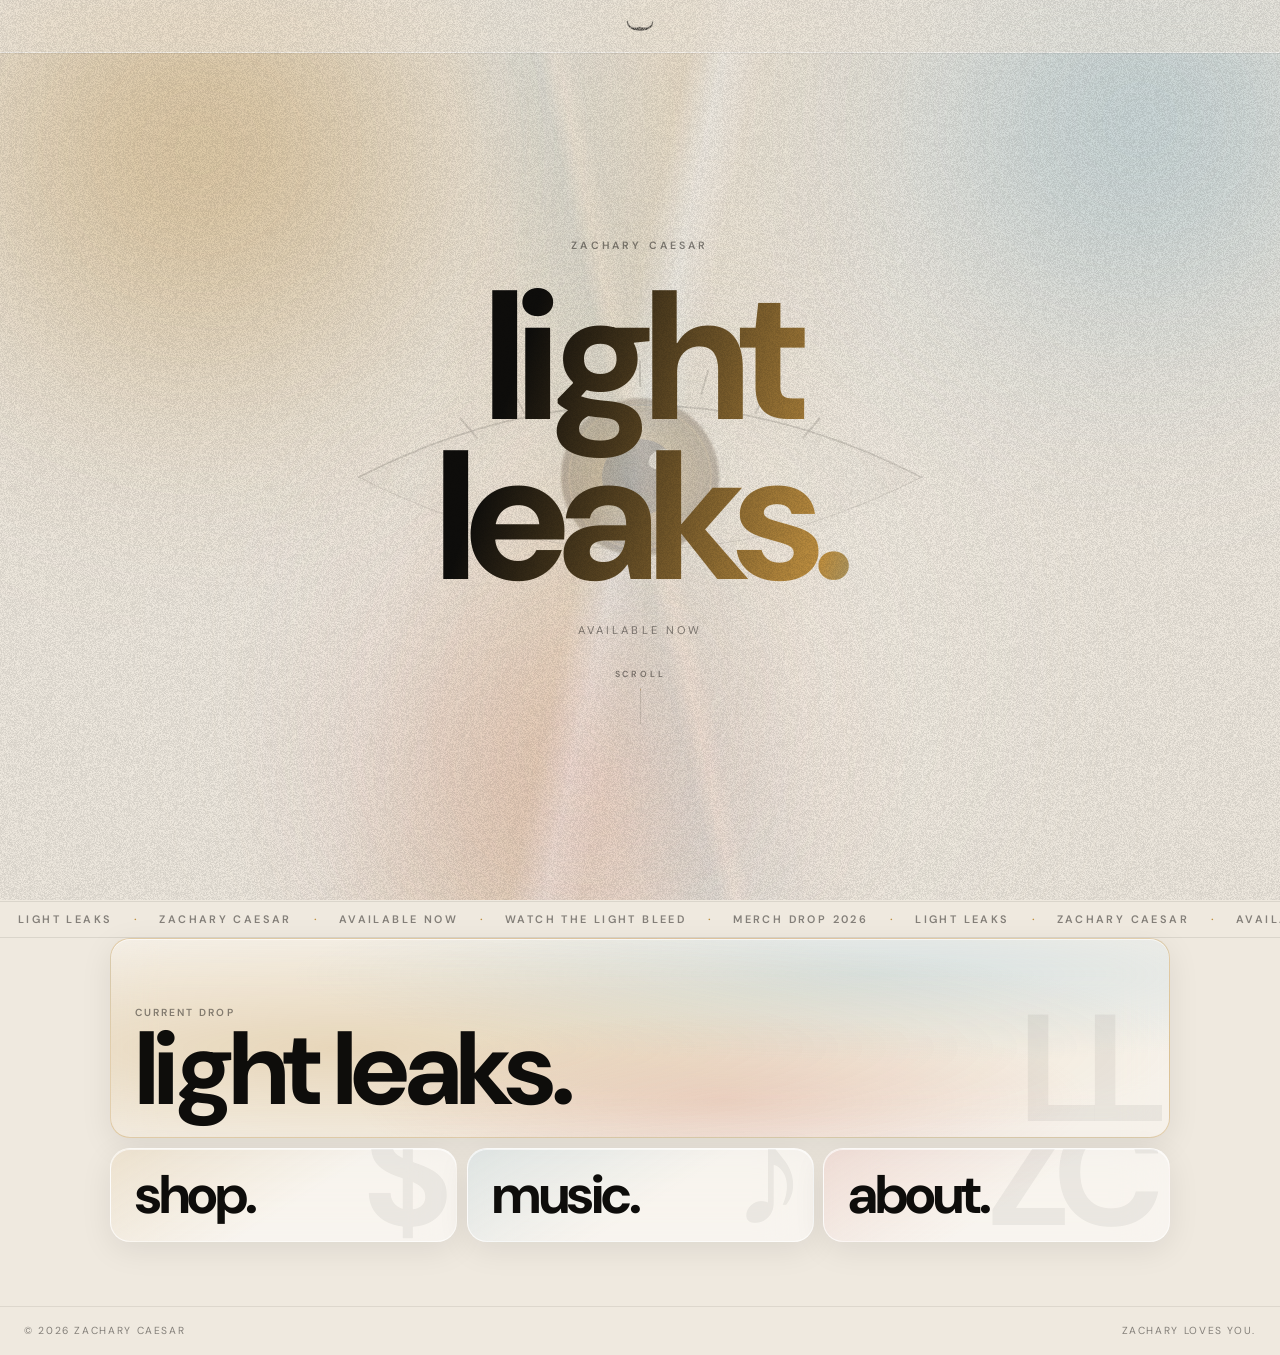
<file: index.html>
<!DOCTYPE html>
<html lang="en">
<head>
  <meta charset="UTF-8" />
  <meta name="viewport" content="width=device-width, initial-scale=1.0" />
  <title>Zachary Caesar</title>
  <meta name="description" content="Zachary Caesar — music artist. Light Leaks available now." />
  <link rel="stylesheet" href="assets/css/main.css" />
  <link rel="stylesheet" href="assets/css/animations.css" />
</head>
<body>

  <!-- ── Animated background orbs ── -->
  <div class="bg-ambient" aria-hidden="true">
    <div class="orb orb-gold"></div>
    <div class="orb orb-blue"></div>
    <div class="orb orb-red"></div>
    <div class="orb orb-pale"></div>
  </div>

  <!-- ── Light ray sweeps ── -->
  <div class="bg-ray" aria-hidden="true">
    <div class="ray"></div>
    <div class="ray ray-2"></div>
  </div>

  <!-- ── Nav: logo only on homepage ── -->
  <header class="topbar topbar--home">
    <a class="brand" href="index.html" aria-label="Zachary Caesar home">
      <img src="assets/img/logo-black.png" alt="Zachary Caesar"
           onerror="this.style.display='none';this.nextElementSibling.style.display='block'" />
      <span class="brand-fallback" style="display:none">ZC</span>
    </a>
  </header>

  <!-- ── Hero ── -->
  <section class="hero">

    <!-- Animated interactive eye — sits behind all text -->
    <div id="zc-eye-container" aria-hidden="true">
      <svg class="zc-eye-svg" viewBox="0 0 500 250" xmlns="http://www.w3.org/2000/svg">
        <defs>
          <radialGradient id="zc-iris-grad" cx="50%" cy="48%" r="50%">
            <stop offset="0%"   stop-color="#E8C270" stop-opacity="1" />
            <stop offset="22%"  stop-color="#C09040" stop-opacity="1" />
            <stop offset="55%"  stop-color="#7A5820" stop-opacity="1" />
            <stop offset="100%" stop-color="#2E1A06" stop-opacity="1" />
          </radialGradient>
          <radialGradient id="zc-pupil-grad" cx="50%" cy="44%" r="50%">
            <stop offset="0%"   stop-color="#0A0806" stop-opacity="1" />
            <stop offset="100%" stop-color="#1A1209" stop-opacity="1" />
          </radialGradient>
          <radialGradient id="zc-sclera-grad" cx="50%" cy="50%" r="50%">
            <stop offset="0%"   stop-color="#F8F2E8" stop-opacity="0.90" />
            <stop offset="60%"  stop-color="#EFE9DF" stop-opacity="0.80" />
            <stop offset="100%" stop-color="#D8CFC0" stop-opacity="0.70" />
          </radialGradient>
          <clipPath id="zc-eye-clip">
            <path d="M 42,125 Q 250,18 458,125 Q 250,232 42,125 Z"/>
          </clipPath>
          <filter id="zc-blur-slight">
            <feGaussianBlur stdDeviation="0.8"/>
          </filter>
        </defs>

        <!-- Sclera (white of eye) -->
        <ellipse id="zc-sclera" cx="250" cy="125" rx="210" ry="80"
                 fill="url(#zc-sclera-grad)" clip-path="url(#zc-eye-clip)"/>

        <!-- Iris -->
        <circle id="zc-iris" cx="250" cy="125" r="58"
                fill="url(#zc-iris-grad)" filter="url(#zc-blur-slight)"/>

        <!-- Pupil (moves with cursor) -->
        <circle id="zc-pupil" cx="250" cy="125" r="28"
                fill="url(#zc-pupil-grad)"/>

        <!-- Iris inner detail ring -->
        <circle id="zc-iris-detail" cx="250" cy="125" r="52"
                fill="none" stroke="rgba(192,144,64,0.35)" stroke-width="1.5"/>

        <!-- Corneal highlight -->
        <ellipse id="zc-highlight" cx="226" cy="105" rx="10" ry="7"
                 fill="rgba(255,250,240,0.75)" transform="rotate(-20 226 105)"/>

        <!-- Eyelids — drawn on top to frame the eye -->
        <g class="zc-eyelids" clip-path="url(#zc-eye-clip)">
          <!-- Upper lid shadow -->
          <path d="M 42,125 Q 250,18 458,125"
                fill="none" stroke="rgba(14,12,8,0.6)" stroke-width="2.5"
                stroke-linecap="round"/>
          <!-- Lower lid shadow -->
          <path d="M 42,125 Q 250,232 458,125"
                fill="none" stroke="rgba(14,12,8,0.38)" stroke-width="1.5"
                stroke-linecap="round"/>
        </g>

        <!-- Eyelashes — upper -->
        <g id="zc-lashes-upper" stroke="rgba(14,12,8,0.55)" stroke-linecap="round" fill="none">
          <line x1="130" y1="96"  x2="118" y2="82"  stroke-width="1.5"/>
          <line x1="165" y1="78"  x2="157" y2="62"  stroke-width="1.4"/>
          <line x1="205" y1="64"  x2="200" y2="47"  stroke-width="1.4"/>
          <line x1="250" y1="58"  x2="250" y2="40"  stroke-width="1.5"/>
          <line x1="295" y1="64"  x2="300" y2="47"  stroke-width="1.4"/>
          <line x1="335" y1="78"  x2="343" y2="62"  stroke-width="1.4"/>
          <line x1="370" y1="96"  x2="382" y2="82"  stroke-width="1.5"/>
        </g>
      </svg>
    </div>

    <!-- Text content (z-index: 1, above the eye) -->
    <p class="hero-eyebrow" data-reveal>ZACHARY CAESAR</p>

    <h1 class="hero-title" data-reveal data-delay="1">
      <span>light</span>
      <span>leaks.</span>
    </h1>

    <p class="hero-sub" data-reveal data-delay="2">AVAILABLE NOW</p>

    <!-- Animated scroll indicator -->
    <div class="scroll-hint" aria-hidden="true">
      <span class="scroll-hint-label">scroll</span>
      <span class="scroll-hint-track">
        <span class="scroll-hint-dot"></span>
      </span>
    </div>

  </section>

  <!-- ── Marquee ── -->
  <div class="marquee" aria-hidden="true">
    <div class="marquee-inner">
      <span>LIGHT LEAKS</span><span class="dot">·</span>
      <span>ZACHARY CAESAR</span><span class="dot">·</span>
      <span>AVAILABLE NOW</span><span class="dot">·</span>
      <span>WATCH THE LIGHT BLEED</span><span class="dot">·</span>
      <span>MERCH DROP 2026</span><span class="dot">·</span>
      <span>LIGHT LEAKS</span><span class="dot">·</span>
      <span>ZACHARY CAESAR</span><span class="dot">·</span>
      <span>AVAILABLE NOW</span><span class="dot">·</span>
      <span>WATCH THE LIGHT BLEED</span><span class="dot">·</span>
      <span>MERCH DROP 2026</span><span class="dot">·</span>
    </div>
  </div>

  <!-- ── Navigation tiles ── -->
  <div class="tiles" role="navigation" aria-label="Site sections">

    <!-- Featured — Light Leaks drop -->
    <a class="tile tile--featured" href="light-leaks.html" data-tilt data-reveal>
      <div>
        <span class="tile-hint">CURRENT DROP</span>
        <p class="tile-name">light leaks.</p>
      </div>
      <div class="tile-bg-text" aria-hidden="true">LL</div>
    </a>

    <!-- Three smaller tiles -->
    <div class="tiles-row">
      <a class="tile tile--shop" href="merch.html" data-tilt data-reveal data-delay="1">
        <p class="tile-name">shop.</p>
        <div class="tile-bg-text" aria-hidden="true">$</div>
      </a>
      <a class="tile tile--music" href="music.html" data-tilt data-reveal data-delay="2">
        <p class="tile-name">music.</p>
        <div class="tile-bg-text" aria-hidden="true">♪</div>
      </a>
      <a class="tile tile--about" href="about.html" data-tilt data-reveal data-delay="3">
        <p class="tile-name">about.</p>
        <div class="tile-bg-text" aria-hidden="true">ZC</div>
      </a>
    </div>
  </div>

  <!-- ── Footer ── -->
  <footer class="footer">
    <span class="footer-text">© 2026 Zachary Caesar</span>
    <span class="footer-text">zachary loves you.</span>
  </footer>

  <script src="assets/js/main.js"></script>
  <script src="assets/js/scroll-effects.js"></script>
  <script src="assets/js/gesture.js"></script>
  <script src="assets/js/eye.js"></script>
  <script src="assets/js/noise.js"></script>
</body>
</html>
</file>
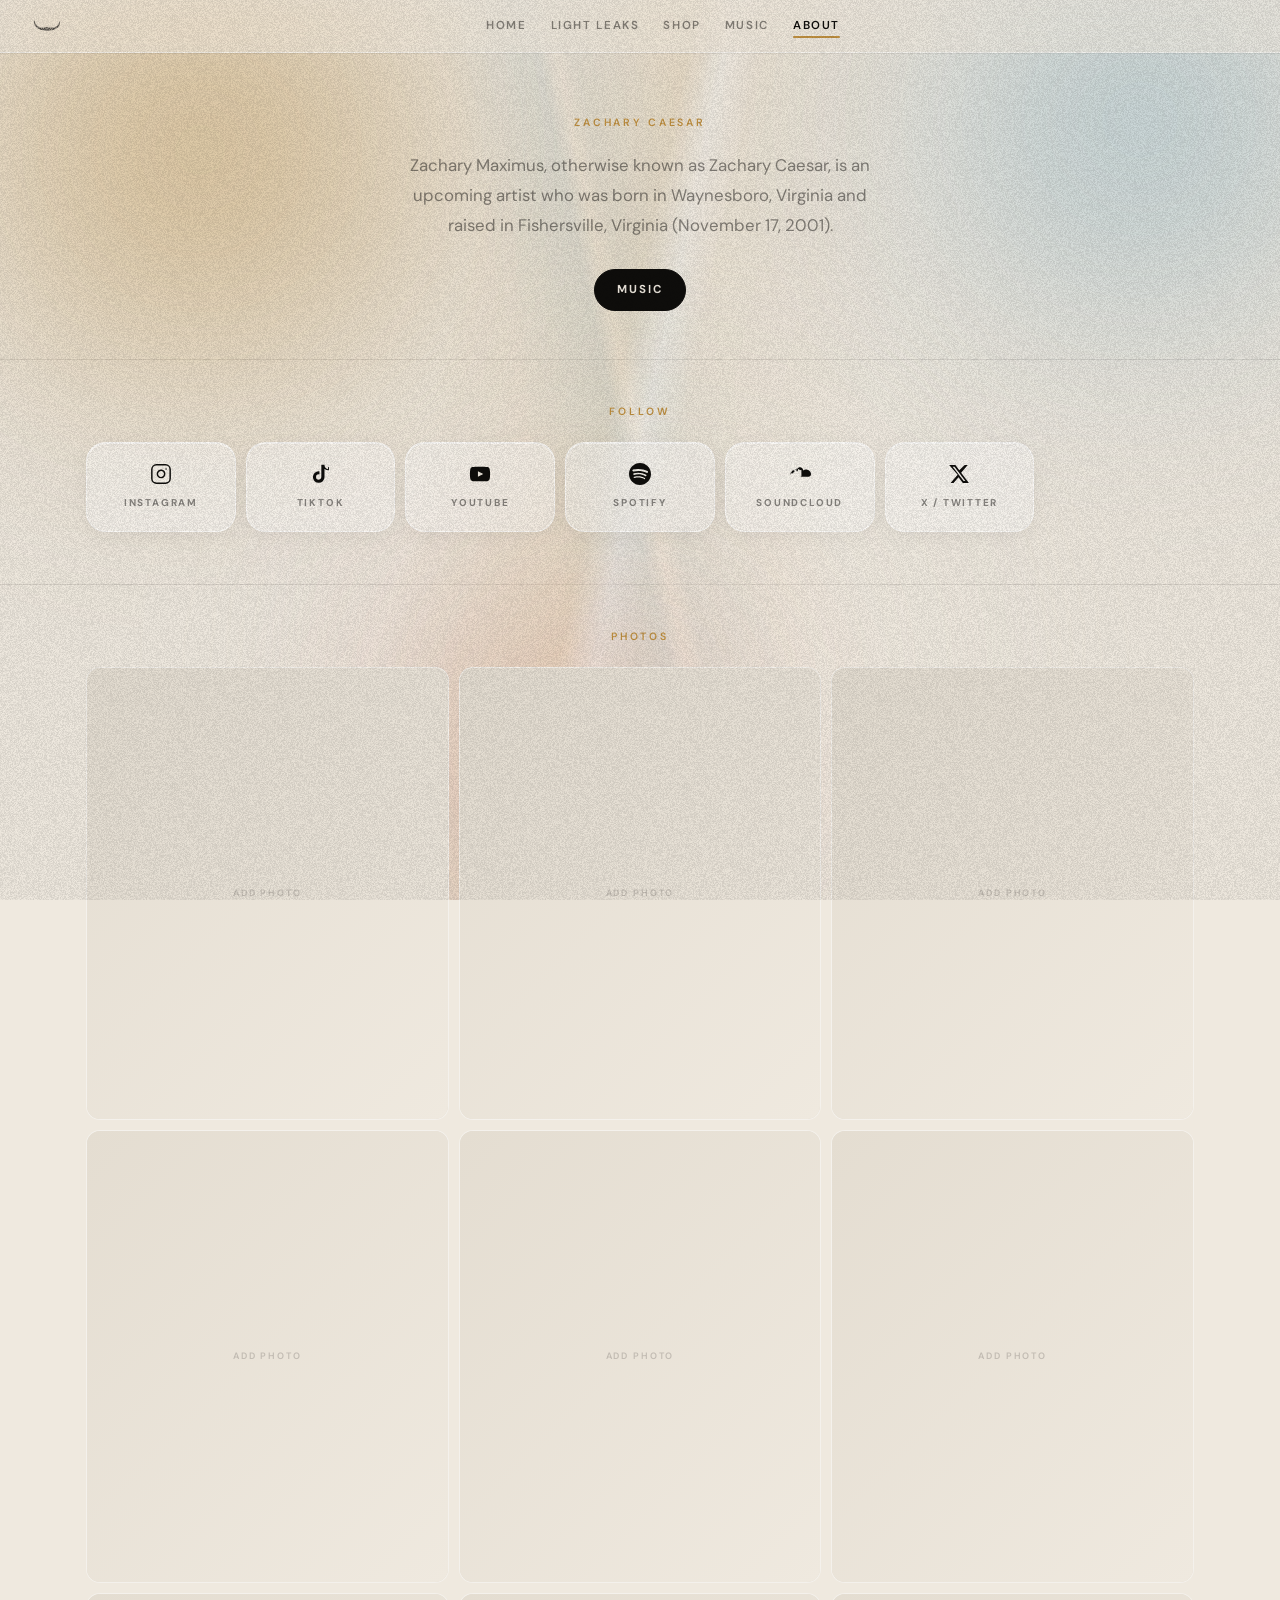
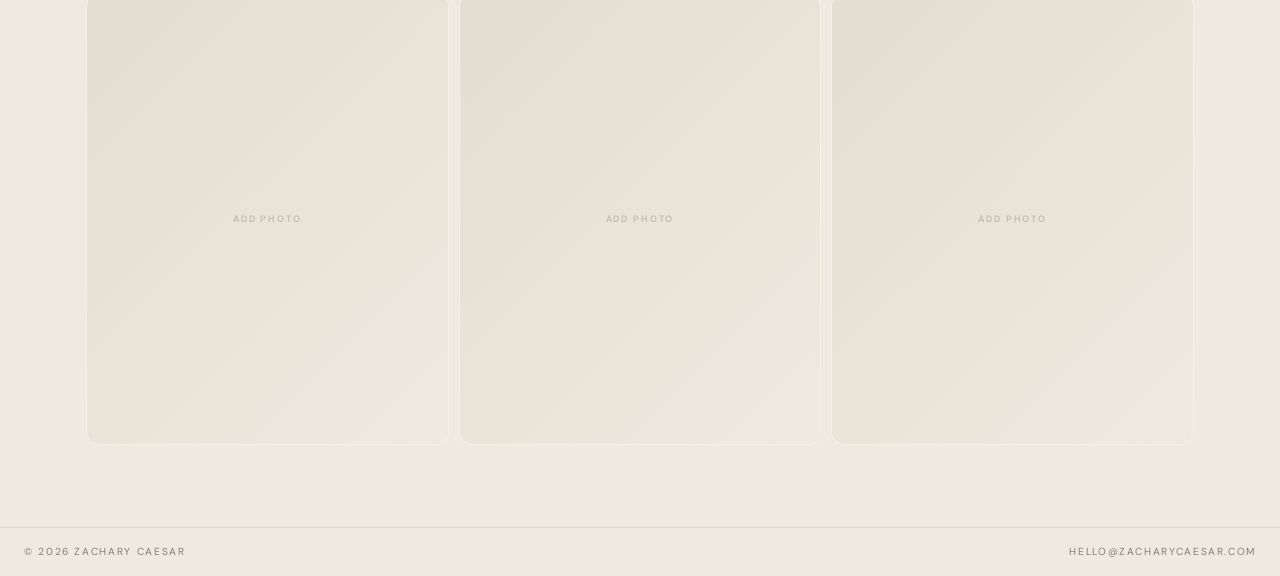
<file: about.html>
<!doctype html>
<html lang="en">
  <head>
    <meta charset="utf-8" />
    <meta name="viewport" content="width=device-width, initial-scale=1" />
    <meta name="description" content="About Zachary Caesar — music artist." />
    <title>about. — zachary caesar.</title>
    <link rel="preconnect" href="https://fonts.googleapis.com" />
    <link rel="preconnect" href="https://fonts.gstatic.com" crossorigin />
    <link rel="stylesheet" href="assets/css/main.css" />
    <link rel="stylesheet" href="assets/css/animations.css" />
  </head>
  <body>

    <div class="bg-ambient" aria-hidden="true">
      <div class="orb orb-gold"></div>
      <div class="orb orb-blue"></div>
      <div class="orb orb-red"></div>
      <div class="orb orb-pale"></div>
    </div>
    <div class="bg-ray" aria-hidden="true">
      <div class="ray"></div>
      <div class="ray ray-2"></div>
    </div>

    <header class="topbar">
      <a class="brand" href="index.html" aria-label="Home">
        <img src="assets/img/logo-black.png" alt="Zachary Caesar"
             onerror="this.style.display='none';this.nextElementSibling.style.display='block'" />
        <span class="brand-fallback" style="display:none">ZC</span>
      </a>
      <nav class="topnav" aria-label="Main navigation">
        <a href="index.html">home</a>
        <a href="light-leaks.html">light leaks</a>
        <a href="merch.html">shop</a>
        <a href="music.html">music</a>
        <a href="about.html" aria-current="page">about</a>
      </nav>
      <div class="topbar-right"></div>
    </header>

    <main>

      <!-- ── Bio ──────────────────────────────────── -->
      <div class="bio-wrap" data-reveal>
        <p class="label" style="margin-bottom:20px;">ZACHARY CAESAR</p>
        <p class="bio-text" data-word-reveal>
          Zachary Maximus, otherwise known as Zachary Caesar, is an upcoming artist who was born in Waynesboro, Virginia and raised in Fishersville, Virginia (November 17, 2001).
        </p>
        <div style="margin-top:28px;">
          <a class="btn btn-fill" href="music.html">MUSIC</a>
        </div>
      </div>

      <hr class="divider" />

      <!-- ── Socials ───────────────────────────────── -->
      <div class="socials-wrap" data-reveal>
        <span class="section-label">FOLLOW</span>

        <div class="socials-grid">

          <!-- Instagram -->
          <a class="social-link" href="https://www.instagram.com/imzacharycaesar/" target="_blank" rel="noreferrer" aria-label="Instagram">
            <svg viewBox="0 0 24 24" fill="none" stroke="currentColor" stroke-width="1.6" stroke-linecap="round" stroke-linejoin="round" aria-hidden="true">
              <rect x="2" y="2" width="20" height="20" rx="5" ry="5"/>
              <path d="M16 11.37A4 4 0 1 1 12.63 8 4 4 0 0 1 16 11.37z"/>
              <line x1="17.5" y1="6.5" x2="17.51" y2="6.5"/>
            </svg>
            <span class="social-name">INSTAGRAM</span>
          </a>

          <!-- TikTok -->
          <a class="social-link" href="https://www.tiktok.com/@zachary.caesar" target="_blank" rel="noreferrer" aria-label="TikTok">
            <svg viewBox="0 0 24 24" fill="currentColor" aria-hidden="true">
              <path d="M19.59 6.69a4.83 4.83 0 0 1-3.77-4.25V2h-3.45v13.67a2.89 2.89 0 0 1-2.88 2.5 2.89 2.89 0 0 1-2.89-2.89 2.89 2.89 0 0 1 2.89-2.89c.28 0 .54.04.79.1V9.01a6.27 6.27 0 0 0-.79-.05 6.34 6.34 0 0 0-6.34 6.34 6.34 6.34 0 0 0 6.34 6.34 6.34 6.34 0 0 0 6.33-6.34l-.01-8.83a8.26 8.26 0 0 0 4.84 1.55V4.58a4.85 4.85 0 0 1-1.06-.11z"/>
            </svg>
            <span class="social-name">TIKTOK</span>
          </a>

          <!-- YouTube -->
          <a class="social-link" href="https://www.youtube.com/@imzacharycaesar" target="_blank" rel="noreferrer" aria-label="YouTube">
            <svg viewBox="0 0 24 24" fill="currentColor" aria-hidden="true">
              <path d="M22.54 6.42a2.78 2.78 0 0 0-1.95-1.96C18.88 4 12 4 12 4s-6.88 0-8.59.46A2.78 2.78 0 0 0 1.46 6.42 29 29 0 0 0 1 12a29 29 0 0 0 .46 5.58 2.78 2.78 0 0 0 1.95 1.96C5.12 20 12 20 12 20s6.88 0 8.59-.46a2.78 2.78 0 0 0 1.95-1.96A29 29 0 0 0 23 12a29 29 0 0 0-.46-5.58z"/>
              <polygon points="9.75 15.02 15.5 12 9.75 8.98 9.75 15.02" fill="var(--bg)"/>
            </svg>
            <span class="social-name">YOUTUBE</span>
          </a>

          <!-- Spotify -->
          <!-- Replace YOUR_ARTIST_ID with your Spotify artist ID (found in your artist URL) -->
          <a class="social-link" href="https://open.spotify.com/artist/YOUR_ARTIST_ID" target="_blank" rel="noreferrer" aria-label="Spotify">
            <svg viewBox="0 0 24 24" fill="currentColor" aria-hidden="true">
              <path d="M12 0C5.4 0 0 5.4 0 12s5.4 12 12 12 12-5.4 12-12S18.66 0 12 0zm5.521 17.34c-.24.359-.66.48-1.021.24-2.82-1.74-6.36-2.101-10.561-1.141-.418.122-.779-.179-.899-.539-.12-.421.18-.78.54-.9 4.56-1.021 8.52-.6 11.64 1.32.42.18.479.659.301 1.02zm1.44-3.3c-.301.42-.841.6-1.262.3-3.239-1.98-8.159-2.58-11.939-1.38-.479.12-1.02-.12-1.14-.6-.12-.48.12-1.021.6-1.141C9.6 9.9 15 10.561 18.72 12.84c.361.181.54.78.241 1.2zm.12-3.36C15.24 8.4 8.82 8.16 5.16 9.301c-.6.179-1.2-.181-1.38-.721-.18-.601.18-1.2.72-1.381 4.26-1.26 11.28-1.02 15.721 1.621.539.3.719 1.02.419 1.56-.299.421-1.02.599-1.559.3z"/>
            </svg>
            <span class="social-name">SPOTIFY</span>
          </a>

          <!-- SoundCloud -->
          <a class="social-link" href="https://soundcloud.com/zacharycaesar" target="_blank" rel="noreferrer" aria-label="SoundCloud">
            <svg viewBox="0 0 24 24" fill="currentColor" aria-hidden="true">
              <path d="M1.175 12.225c-.016.091.015.181.075.24s.15.09.241.075l.344-.045c-.016.12-.03.24-.03.36C1.805 14.025 2.895 15 4.2 15h7.8c.6 0 1.125-.195 1.5-.51v.01c.015-.015.03-.045.03-.09V8.475c0-.27-.09-.525-.24-.735-.225.105-.48.165-.735.165-.855 0-1.56-.51-1.8-1.23-.015-.075-.03-.165-.045-.24-.3.105-.57.315-.765.585C9.6 7.095 9.54 7.5 9.645 7.875c.09.3.015.615-.21.81a.96.96 0 0 1-.81.21c-.315-.09-.54-.36-.57-.69V7.05c0-.24-.015-.48-.045-.72-.255.135-.435.39-.435.69v.135c-.225.015-.45.03-.675.03-.27 0-.525-.03-.765-.09.03.12.045.255.045.39 0 .645-.36 1.2-.885 1.5C6.24 9.09 6.15 9.24 6.15 9.405v.345c-.195.03-.39.045-.585.045-.24 0-.465-.03-.69-.075.075.15.12.315.12.495 0 .585-.42 1.065-.975 1.155C3.975 11.37 3.9 11.34 3.87 11.34c-.21-.09-.405-.21-.585-.345zM24 12v.345c0 1.5-1.215 2.715-2.715 2.715H4.2c-1.305 0-2.4-.975-2.4-2.16 0-.18.03-.345.06-.51-.18-.045-.33-.18-.375-.36a.65.65 0 0 1 .165-.6l.225-.225c-.03-.105-.03-.225-.015-.33-.015-.15.03-.3.12-.42.09-.12.225-.195.375-.21C2.49 10.17 2.64 10.2 2.775 10.29c.015-.03.03-.075.03-.12 0-1.185.96-2.145 2.145-2.145.285 0 .555.06.795.165.36-1.14 1.425-1.965 2.685-1.965.24 0 .465.03.69.09.585-1.02 1.665-1.71 2.91-1.71 1.845 0 3.345 1.5 3.345 3.345 0 .075 0 .135-.015.21C16.305 7.635 17.28 7.2 18.36 7.2 21.48 7.2 24 9.72 24 12z"/>
            </svg>
            <span class="social-name">SOUNDCLOUD</span>
          </a>

          <!-- X / Twitter -->
          <a class="social-link" href="https://x.com/zacharycaesar" target="_blank" rel="noreferrer" aria-label="X (Twitter)">
            <svg viewBox="0 0 24 24" fill="currentColor" aria-hidden="true">
              <path d="M18.244 2.25h3.308l-7.227 8.26 8.502 11.24H16.17l-4.714-6.231-5.401 6.231H2.742l7.778-8.895L1.254 2.25H8.08l4.253 5.622zm-1.161 17.52h1.833L7.084 4.126H5.117z"/>
            </svg>
            <span class="social-name">X / TWITTER</span>
          </a>

        </div>

        <!--
          LIVE SOCIAL FEED
          ─────────────────────────────────────────
          To embed a live Instagram feed, use the official Instagram
          Basic Display API or a third-party widget like EmbedSocial.
          Paste the embed code inside the div below.

          For YouTube latest video, use the YouTube Data API v3
          or embed your channel's playlist.
          ─────────────────────────────────────────
        -->
        <!-- <div id="social-feed-placeholder"></div> -->

      </div>

      <hr class="divider" />

      <!-- ── Photos ─────────────────────────────────── -->
      <div class="photos-wrap" data-reveal>
        <span class="section-label">PHOTOS</span>

        <!--
          Photo grid — add your actual images by replacing each
          .photo-placeholder div with an <img> tag inside .photo-item.
          Example:
            <div class="photo-item">
              <img src="assets/img/photos/photo-01.jpg" alt="">
            </div>
          Varied aspect ratios look best — portrait and square mixed.
        -->
        <div class="photo-grid">
          <div class="photo-item"><div class="photo-placeholder">ADD PHOTO</div></div>
          <div class="photo-item"><div class="photo-placeholder">ADD PHOTO</div></div>
          <div class="photo-item"><div class="photo-placeholder">ADD PHOTO</div></div>
          <div class="photo-item"><div class="photo-placeholder">ADD PHOTO</div></div>
          <div class="photo-item"><div class="photo-placeholder">ADD PHOTO</div></div>
          <div class="photo-item"><div class="photo-placeholder">ADD PHOTO</div></div>
          <div class="photo-item"><div class="photo-placeholder">ADD PHOTO</div></div>
          <div class="photo-item"><div class="photo-placeholder">ADD PHOTO</div></div>
          <div class="photo-item"><div class="photo-placeholder">ADD PHOTO</div></div>
        </div>
      </div>

    </main>

    <footer class="footer">
      <span class="footer-text">© <span data-year></span> ZACHARY CAESAR</span>
      <!--
        Business / booking email — replace with your actual address
      -->
      <a class="footer-text" href="mailto:hello@zacharycaesar.com" style="text-decoration:none;">HELLO@ZACHARYCAESAR.COM</a>
    </footer>

    <script src="assets/js/main.js"></script>
    <script src="assets/js/scroll-effects.js"></script>
    <script src="assets/js/gesture.js"></script>
    <script src="assets/js/noise.js"></script>
  </body>
</html>
</file>
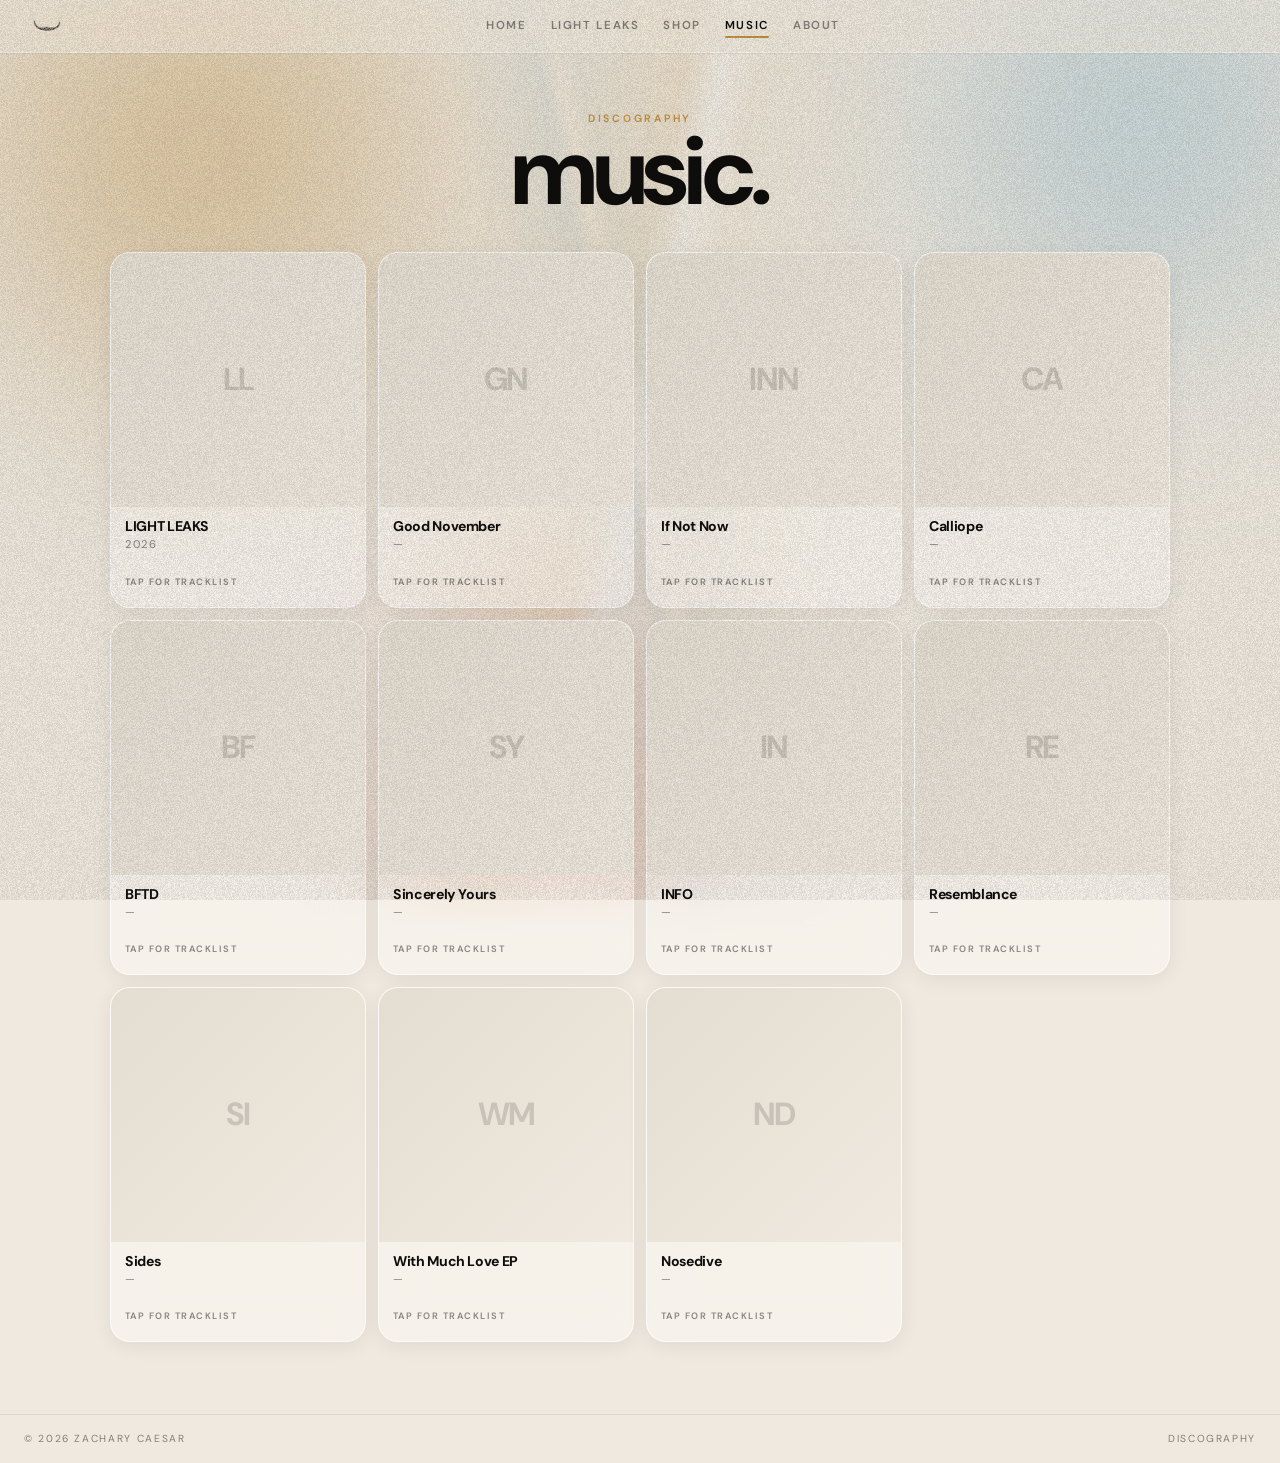
<file: music.html>
<!doctype html>
<html lang="en">
  <head>
    <meta charset="utf-8" />
    <meta name="viewport" content="width=device-width, initial-scale=1" />
    <meta name="description" content="Music — Zachary Caesar discography." />
    <title>music. — zachary caesar.</title>
    <link rel="preconnect" href="https://fonts.googleapis.com" />
    <link rel="preconnect" href="https://fonts.gstatic.com" crossorigin />
    <link rel="stylesheet" href="assets/css/main.css" />
    <link rel="stylesheet" href="assets/css/animations.css" />
  </head>
  <body>

    <div class="bg-ambient" aria-hidden="true">
      <div class="orb orb-gold"></div>
      <div class="orb orb-blue"></div>
      <div class="orb orb-red"></div>
      <div class="orb orb-pale"></div>
    </div>
    <div class="bg-ray" aria-hidden="true">
      <div class="ray"></div>
      <div class="ray ray-2"></div>
    </div>

    <header class="topbar">
      <a class="brand" href="index.html" aria-label="Home">
        <img src="assets/img/logo-black.png" alt="Zachary Caesar"
             onerror="this.style.display='none';this.nextElementSibling.style.display='block'" />
        <span class="brand-fallback" style="display:none">ZC</span>
      </a>
      <nav class="topnav" aria-label="Main navigation">
        <a href="index.html">home</a>
        <a href="light-leaks.html">light leaks</a>
        <a href="merch.html">shop</a>
        <a href="music.html" aria-current="page">music</a>
        <a href="about.html">about</a>
      </nav>
      <div class="topbar-right"></div>
    </header>

    <main>

      <div class="page-header" data-reveal>
        <p class="label">DISCOGRAPHY</p>
        <h1 class="page-title">music.</h1>
      </div>

      <!--
        ALBUM CARDS
        ─────────────────────────────────────────────
        Click / tap any card to reveal the tracklist.
        Update:
          • .album-art-placeholder initials → <img src="..."> for album art
          • .album-title text
          • .album-year text
          • .track-name text for each track
          • Streaming links in .tracklist-footer
        ─────────────────────────────────────────────
      -->

      <div class="album-grid">

        <!-- 01 · LIGHT LEAKS (latest) -->
        <div class="album-card" data-reveal data-tilt>
          <div class="album-art">
            <div class="album-art-placeholder">LL</div>
          </div>
          <div class="album-meta">
            <div class="album-title">LIGHT LEAKS</div>
            <div class="album-year">2026</div>
          </div>
          <div class="album-footer">
            <span style="font-family:var(--font);font-size:.58rem;font-weight:600;letter-spacing:.16em;text-transform:uppercase;color:var(--muted);">TAP FOR TRACKLIST</span>
          </div>
          <div class="tracklist-panel">
            <div class="tracklist-top">
              <span class="tracklist-album-name">LIGHT LEAKS</span>
              <button class="tracklist-close">CLOSE</button>
            </div>
            <div class="track-list">
              <div class="track-item"><span class="track-num">01</span><span class="track-name">Track title</span></div>
              <div class="track-item"><span class="track-num">02</span><span class="track-name">Track title</span></div>
              <div class="track-item"><span class="track-num">03</span><span class="track-name">Track title</span></div>
              <div class="track-item"><span class="track-num">04</span><span class="track-name">Track title</span></div>
              <div class="track-item"><span class="track-num">05</span><span class="track-name">Track title</span></div>
            </div>
            <div class="tracklist-footer">
              <a class="btn btn-fill" href="#" target="_blank" rel="noreferrer">SPOTIFY</a>
              <a class="btn" href="#" target="_blank" rel="noreferrer">APPLE MUSIC</a>
            </div>
          </div>
        </div>

        <!-- 02 · Good November -->
        <div class="album-card" data-reveal data-delay="1" data-tilt>
          <div class="album-art"><div class="album-art-placeholder">GN</div></div>
          <div class="album-meta">
            <div class="album-title">Good November</div>
            <div class="album-year">—</div>
          </div>
          <div class="album-footer"><span style="font-family:var(--font);font-size:.58rem;font-weight:600;letter-spacing:.16em;text-transform:uppercase;color:var(--muted);">TAP FOR TRACKLIST</span></div>
          <div class="tracklist-panel">
            <div class="tracklist-top"><span class="tracklist-album-name">GOOD NOVEMBER</span><button class="tracklist-close">CLOSE</button></div>
            <div class="track-list">
              <div class="track-item"><span class="track-num">01</span><span class="track-name">Track title</span></div>
              <div class="track-item"><span class="track-num">02</span><span class="track-name">Track title</span></div>
              <div class="track-item"><span class="track-num">03</span><span class="track-name">Track title</span></div>
            </div>
            <div class="tracklist-footer">
              <a class="btn btn-fill" href="#" target="_blank" rel="noreferrer">SPOTIFY</a>
              <a class="btn" href="#" target="_blank" rel="noreferrer">APPLE MUSIC</a>
            </div>
          </div>
        </div>

        <!-- 03 · If Not Now -->
        <div class="album-card" data-reveal data-delay="2" data-tilt>
          <div class="album-art"><div class="album-art-placeholder">INN</div></div>
          <div class="album-meta">
            <div class="album-title">If Not Now</div>
            <div class="album-year">—</div>
          </div>
          <div class="album-footer"><span style="font-family:var(--font);font-size:.58rem;font-weight:600;letter-spacing:.16em;text-transform:uppercase;color:var(--muted);">TAP FOR TRACKLIST</span></div>
          <div class="tracklist-panel">
            <div class="tracklist-top"><span class="tracklist-album-name">IF NOT NOW</span><button class="tracklist-close">CLOSE</button></div>
            <div class="track-list">
              <div class="track-item"><span class="track-num">01</span><span class="track-name">Track title</span></div>
              <div class="track-item"><span class="track-num">02</span><span class="track-name">Track title</span></div>
              <div class="track-item"><span class="track-num">03</span><span class="track-name">Track title</span></div>
            </div>
            <div class="tracklist-footer">
              <a class="btn btn-fill" href="#" target="_blank" rel="noreferrer">SPOTIFY</a>
              <a class="btn" href="#" target="_blank" rel="noreferrer">APPLE MUSIC</a>
            </div>
          </div>
        </div>

        <!-- 04 · Calliope -->
        <div class="album-card" data-reveal data-tilt>
          <div class="album-art"><div class="album-art-placeholder">CA</div></div>
          <div class="album-meta">
            <div class="album-title">Calliope</div>
            <div class="album-year">—</div>
          </div>
          <div class="album-footer"><span style="font-family:var(--font);font-size:.58rem;font-weight:600;letter-spacing:.16em;text-transform:uppercase;color:var(--muted);">TAP FOR TRACKLIST</span></div>
          <div class="tracklist-panel">
            <div class="tracklist-top"><span class="tracklist-album-name">CALLIOPE</span><button class="tracklist-close">CLOSE</button></div>
            <div class="track-list">
              <div class="track-item"><span class="track-num">01</span><span class="track-name">Track title</span></div>
              <div class="track-item"><span class="track-num">02</span><span class="track-name">Track title</span></div>
              <div class="track-item"><span class="track-num">03</span><span class="track-name">Track title</span></div>
            </div>
            <div class="tracklist-footer">
              <a class="btn btn-fill" href="#" target="_blank" rel="noreferrer">SPOTIFY</a>
              <a class="btn" href="#" target="_blank" rel="noreferrer">APPLE MUSIC</a>
            </div>
          </div>
        </div>

        <!-- 05 · BFTD -->
        <div class="album-card" data-reveal data-delay="1" data-tilt>
          <div class="album-art"><div class="album-art-placeholder">BF</div></div>
          <div class="album-meta">
            <div class="album-title">BFTD</div>
            <div class="album-year">—</div>
          </div>
          <div class="album-footer"><span style="font-family:var(--font);font-size:.58rem;font-weight:600;letter-spacing:.16em;text-transform:uppercase;color:var(--muted);">TAP FOR TRACKLIST</span></div>
          <div class="tracklist-panel">
            <div class="tracklist-top"><span class="tracklist-album-name">BFTD</span><button class="tracklist-close">CLOSE</button></div>
            <div class="track-list">
              <div class="track-item"><span class="track-num">01</span><span class="track-name">Track title</span></div>
              <div class="track-item"><span class="track-num">02</span><span class="track-name">Track title</span></div>
              <div class="track-item"><span class="track-num">03</span><span class="track-name">Track title</span></div>
            </div>
            <div class="tracklist-footer">
              <a class="btn btn-fill" href="#" target="_blank" rel="noreferrer">SPOTIFY</a>
              <a class="btn" href="#" target="_blank" rel="noreferrer">APPLE MUSIC</a>
            </div>
          </div>
        </div>

        <!-- 06 · Sincerely Yours -->
        <div class="album-card" data-reveal data-delay="2" data-tilt>
          <div class="album-art"><div class="album-art-placeholder">SY</div></div>
          <div class="album-meta">
            <div class="album-title">Sincerely Yours</div>
            <div class="album-year">—</div>
          </div>
          <div class="album-footer"><span style="font-family:var(--font);font-size:.58rem;font-weight:600;letter-spacing:.16em;text-transform:uppercase;color:var(--muted);">TAP FOR TRACKLIST</span></div>
          <div class="tracklist-panel">
            <div class="tracklist-top"><span class="tracklist-album-name">SINCERELY YOURS</span><button class="tracklist-close">CLOSE</button></div>
            <div class="track-list">
              <div class="track-item"><span class="track-num">01</span><span class="track-name">Track title</span></div>
              <div class="track-item"><span class="track-num">02</span><span class="track-name">Track title</span></div>
              <div class="track-item"><span class="track-num">03</span><span class="track-name">Track title</span></div>
            </div>
            <div class="tracklist-footer">
              <a class="btn btn-fill" href="#" target="_blank" rel="noreferrer">SPOTIFY</a>
              <a class="btn" href="#" target="_blank" rel="noreferrer">APPLE MUSIC</a>
            </div>
          </div>
        </div>

        <!-- 07 · INFO -->
        <div class="album-card" data-reveal data-tilt>
          <div class="album-art"><div class="album-art-placeholder">IN</div></div>
          <div class="album-meta">
            <div class="album-title">INFO</div>
            <div class="album-year">—</div>
          </div>
          <div class="album-footer"><span style="font-family:var(--font);font-size:.58rem;font-weight:600;letter-spacing:.16em;text-transform:uppercase;color:var(--muted);">TAP FOR TRACKLIST</span></div>
          <div class="tracklist-panel">
            <div class="tracklist-top"><span class="tracklist-album-name">INFO</span><button class="tracklist-close">CLOSE</button></div>
            <div class="track-list">
              <div class="track-item"><span class="track-num">01</span><span class="track-name">Track title</span></div>
              <div class="track-item"><span class="track-num">02</span><span class="track-name">Track title</span></div>
              <div class="track-item"><span class="track-num">03</span><span class="track-name">Track title</span></div>
            </div>
            <div class="tracklist-footer">
              <a class="btn btn-fill" href="#" target="_blank" rel="noreferrer">SPOTIFY</a>
              <a class="btn" href="#" target="_blank" rel="noreferrer">APPLE MUSIC</a>
            </div>
          </div>
        </div>

        <!-- 08 · Resemblance -->
        <div class="album-card" data-reveal data-delay="1" data-tilt>
          <div class="album-art"><div class="album-art-placeholder">RE</div></div>
          <div class="album-meta">
            <div class="album-title">Resemblance</div>
            <div class="album-year">—</div>
          </div>
          <div class="album-footer"><span style="font-family:var(--font);font-size:.58rem;font-weight:600;letter-spacing:.16em;text-transform:uppercase;color:var(--muted);">TAP FOR TRACKLIST</span></div>
          <div class="tracklist-panel">
            <div class="tracklist-top"><span class="tracklist-album-name">RESEMBLANCE</span><button class="tracklist-close">CLOSE</button></div>
            <div class="track-list">
              <div class="track-item"><span class="track-num">01</span><span class="track-name">Track title</span></div>
              <div class="track-item"><span class="track-num">02</span><span class="track-name">Track title</span></div>
              <div class="track-item"><span class="track-num">03</span><span class="track-name">Track title</span></div>
            </div>
            <div class="tracklist-footer">
              <a class="btn btn-fill" href="#" target="_blank" rel="noreferrer">SPOTIFY</a>
              <a class="btn" href="#" target="_blank" rel="noreferrer">APPLE MUSIC</a>
            </div>
          </div>
        </div>

        <!-- 09 · Sides -->
        <div class="album-card" data-reveal data-delay="2" data-tilt>
          <div class="album-art"><div class="album-art-placeholder">SI</div></div>
          <div class="album-meta">
            <div class="album-title">Sides</div>
            <div class="album-year">—</div>
          </div>
          <div class="album-footer"><span style="font-family:var(--font);font-size:.58rem;font-weight:600;letter-spacing:.16em;text-transform:uppercase;color:var(--muted);">TAP FOR TRACKLIST</span></div>
          <div class="tracklist-panel">
            <div class="tracklist-top"><span class="tracklist-album-name">SIDES</span><button class="tracklist-close">CLOSE</button></div>
            <div class="track-list">
              <div class="track-item"><span class="track-num">01</span><span class="track-name">Track title</span></div>
              <div class="track-item"><span class="track-num">02</span><span class="track-name">Track title</span></div>
              <div class="track-item"><span class="track-num">03</span><span class="track-name">Track title</span></div>
            </div>
            <div class="tracklist-footer">
              <a class="btn btn-fill" href="#" target="_blank" rel="noreferrer">SPOTIFY</a>
              <a class="btn" href="#" target="_blank" rel="noreferrer">APPLE MUSIC</a>
            </div>
          </div>
        </div>

        <!-- 10 · With Much Love EP -->
        <div class="album-card" data-reveal data-tilt>
          <div class="album-art"><div class="album-art-placeholder">WM</div></div>
          <div class="album-meta">
            <div class="album-title">With Much Love EP</div>
            <div class="album-year">—</div>
          </div>
          <div class="album-footer"><span style="font-family:var(--font);font-size:.58rem;font-weight:600;letter-spacing:.16em;text-transform:uppercase;color:var(--muted);">TAP FOR TRACKLIST</span></div>
          <div class="tracklist-panel">
            <div class="tracklist-top"><span class="tracklist-album-name">WITH MUCH LOVE EP</span><button class="tracklist-close">CLOSE</button></div>
            <div class="track-list">
              <div class="track-item"><span class="track-num">01</span><span class="track-name">Track title</span></div>
              <div class="track-item"><span class="track-num">02</span><span class="track-name">Track title</span></div>
              <div class="track-item"><span class="track-num">03</span><span class="track-name">Track title</span></div>
            </div>
            <div class="tracklist-footer">
              <a class="btn btn-fill" href="#" target="_blank" rel="noreferrer">SPOTIFY</a>
              <a class="btn" href="#" target="_blank" rel="noreferrer">APPLE MUSIC</a>
            </div>
          </div>
        </div>

        <!-- 11 · Nosedive (oldest) -->
        <div class="album-card" data-reveal data-delay="1" data-tilt>
          <div class="album-art"><div class="album-art-placeholder">ND</div></div>
          <div class="album-meta">
            <div class="album-title">Nosedive</div>
            <div class="album-year">—</div>
          </div>
          <div class="album-footer"><span style="font-family:var(--font);font-size:.58rem;font-weight:600;letter-spacing:.16em;text-transform:uppercase;color:var(--muted);">TAP FOR TRACKLIST</span></div>
          <div class="tracklist-panel">
            <div class="tracklist-top"><span class="tracklist-album-name">NOSEDIVE</span><button class="tracklist-close">CLOSE</button></div>
            <div class="track-list">
              <div class="track-item"><span class="track-num">01</span><span class="track-name">Track title</span></div>
              <div class="track-item"><span class="track-num">02</span><span class="track-name">Track title</span></div>
              <div class="track-item"><span class="track-num">03</span><span class="track-name">Track title</span></div>
            </div>
            <div class="tracklist-footer">
              <a class="btn btn-fill" href="#" target="_blank" rel="noreferrer">SPOTIFY</a>
              <a class="btn" href="#" target="_blank" rel="noreferrer">APPLE MUSIC</a>
            </div>
          </div>
        </div>

      </div>
    </main>

    <footer class="footer">
      <span class="footer-text">© <span data-year></span> ZACHARY CAESAR</span>
      <span class="footer-text">DISCOGRAPHY</span>
    </footer>

    <script src="assets/js/main.js"></script>
    <script src="assets/js/scroll-effects.js"></script>
    <script src="assets/js/gesture.js"></script>
    <script src="assets/js/noise.js"></script>
  </body>
</html>
</file>
<file: assets/css/main.css>
/* ============================================================
   ZACHARY CAESAR — MAIN STYLESHEET
   Light Leaks / Cream / Brutalist / DM Sans
   Grain handled by noise.js (canvas) — not CSS
   ============================================================ */

@import url('https://fonts.googleapis.com/css2?family=DM+Sans:ital,opsz,wght@0,9..40,400;0,9..40,500;0,9..40,700;1,9..40,400&display=swap');

:root {
  color-scheme: light;

  --bg:          #EFE9DF;
  --bg-2:        #E4DDD1;
  --surface:     rgba(255, 255, 255, 0.42);
  --fg:          #0E0D0B;
  --muted:       rgba(14, 13, 11, 0.48);
  --line:        rgba(14, 13, 11, 0.10);
  --accent:      #C09040;
  --accent-cool: #6FA8C4;
  --accent-red:  #C44840;

  --font:   'DM Sans', Helvetica, Arial, ui-sans-serif, sans-serif;
  --max:    1060px;
  --r:      1.25rem;
  --shadow: 0 8px 40px rgba(0, 0, 0, 0.10), 0 2px 8px rgba(0, 0, 0, 0.05);
  --glass:  rgba(255, 255, 255, 0.40);
  --glass-b: rgba(255, 255, 255, 0.72);
}

/* ── Reset ───────────────────────────────────────── */

*, *::before, *::after { box-sizing: border-box; }

html { scroll-behavior: smooth; -webkit-text-size-adjust: 100%; }

body {
  margin: 0;
  background-color: var(--bg);
  color: var(--fg);
  font-family: var(--font);
  font-size: 1rem;
  line-height: 1.55;
  overflow-x: hidden;
}

a   { color: inherit; text-decoration: none; }
img, video { display: block; max-width: 100%; }
button { font: inherit; cursor: pointer; }
p  { margin: 0; }
h1, h2, h3, h4, h5, h6 {
  margin: 0;
  font-family: var(--font);
  font-weight: 700;
  letter-spacing: -0.04em;
  line-height: 0.9;
}

/* ── Background ambient orbs ─────────────────────── */

.bg-ambient {
  position: fixed;
  inset: 0;
  pointer-events: none;
  z-index: 0;
  overflow: hidden;
}

.orb {
  position: absolute;
  border-radius: 50%;
  filter: blur(100px);
}

.orb-gold {
  width: 700px;
  height: 700px;
  background: radial-gradient(circle, rgba(192,144,64,0.55), transparent 68%);
  top: -200px;
  left: -150px;
  animation: drift-gold 20s ease-in-out infinite;
}

.orb-blue {
  width: 600px;
  height: 600px;
  background: radial-gradient(circle, rgba(111,168,196,0.48), transparent 68%);
  top: -180px;
  right: -160px;
  animation: drift-blue 25s ease-in-out infinite reverse;
}

.orb-red {
  width: 500px;
  height: 500px;
  background: radial-gradient(circle, rgba(196,72,64,0.36), transparent 68%);
  bottom: -120px;
  left: 25%;
  animation: drift-red 17s ease-in-out infinite;
}

.orb-pale {
  width: 800px;
  height: 800px;
  background: radial-gradient(circle, rgba(255,248,235,0.45), transparent 65%);
  top: 30%;
  left: 20%;
  animation: drift-pale 28s ease-in-out infinite 4s;
}

/* ── Light ray (thin diagonal sweep) ────────────── */

.bg-ray {
  position: fixed;
  inset: 0;
  pointer-events: none;
  z-index: 0;
  overflow: hidden;
}

.ray {
  position: absolute;
  top: -30%;
  left: -10%;
  width: 120%;
  height: 160%;
  background: linear-gradient(
    102deg,
    transparent 38%,
    rgba(192,144,64,0.14) 48%,
    rgba(255,255,255,0.08) 50%,
    rgba(192,144,64,0.06) 52%,
    transparent 62%
  );
  animation: ray-sweep 10s ease-in-out infinite;
  transform-origin: center center;
}

.ray-2 {
  background: linear-gradient(
    78deg,
    transparent 44%,
    rgba(111,168,196,0.10) 49%,
    rgba(255,255,255,0.06) 50%,
    rgba(111,168,196,0.06) 51%,
    transparent 56%
  );
  animation: ray-sweep 14s ease-in-out infinite 3s reverse;
}

/* ── Containers ──────────────────────────────────── */

.wrap {
  width: min(100%, calc(var(--max) + 48px));
  margin: 0 auto;
  padding: 0 24px;
}

/* ── Topbar ──────────────────────────────────────── */

.topbar {
  position: sticky;
  top: 0;
  z-index: 100;
  display: grid;
  grid-template-columns: auto 1fr auto;
  align-items: center;
  gap: 16px;
  padding: 13px 24px;
  /* Prominent glassmorphism nav */
  background: rgba(239, 233, 223, 0.65);
  backdrop-filter: blur(28px) saturate(1.6);
  -webkit-backdrop-filter: blur(28px) saturate(1.6);
  border-bottom: 1px solid rgba(255, 255, 255, 0.55);
  box-shadow: 0 1px 0 rgba(14,13,11,0.06);
}

.brand {
  display: flex;
  align-items: center;
}

.brand img {
  height: 26px;
  width: auto;
  display: block;
  opacity: 0.85;
}

.brand-fallback {
  font-family: var(--font);
  font-weight: 700;
  font-size: 1rem;
  letter-spacing: 0.02em;
}

.topnav {
  display: flex;
  align-items: center;
  justify-content: center;  /* ← centered */
  gap: 24px;
}

.topnav a,
.cart-btn {
  font-family: var(--font);
  font-size: 0.72rem;
  font-weight: 600;
  letter-spacing: 0.14em;
  text-transform: uppercase;
  color: var(--muted);
  transition: color 130ms;
  background: none;
  border: none;
  padding: 0;
  display: inline-flex;
  align-items: center;
  gap: 6px;
}

.topnav a:hover, .cart-btn:hover { color: var(--fg); }

.topbar-right {
  display: flex;
  align-items: center;
  justify-content: flex-end;
}

.cart-count {
  display: inline-flex;
  align-items: center;
  justify-content: center;
  min-width: 18px;
  height: 18px;
  padding: 0 4px;
  border-radius: 999px;
  background: var(--fg);
  color: var(--bg);
  font-size: 0.6rem;
  font-weight: 700;
  letter-spacing: 0;
}

/* ── Buttons ─────────────────────────────────────── */

.btn {
  display: inline-flex;
  align-items: center;
  gap: 8px;
  font-family: var(--font);
  font-size: 0.72rem;
  font-weight: 700;
  letter-spacing: 0.16em;
  text-transform: uppercase;
  padding: 11px 22px;
  border-radius: 999px;
  border: 1.5px solid var(--fg);
  background: transparent;
  color: var(--fg);
  transition: background 130ms, color 130ms, transform 130ms;
  cursor: pointer;
  white-space: nowrap;
}

.btn:hover { background: var(--fg); color: var(--bg); transform: translateY(-1px); }
.btn-fill  { background: var(--fg); color: var(--bg); }
.btn-fill:hover { background: transparent; color: var(--fg); }

/* ── Label / kicker ──────────────────────────────── */

.label {
  display: inline-block;
  font-family: var(--font);
  font-size: 0.66rem;
  font-weight: 600;
  letter-spacing: 0.26em;
  text-transform: uppercase;
  color: var(--accent);
}

/* ── Hero ────────────────────────────────────────── */

.hero {
  position: relative;
  display: flex;
  flex-direction: column;
  align-items: center;
  justify-content: center;
  min-height: calc(100svh - 52px);
  padding: 52px 24px 44px;
  text-align: center;
  overflow: hidden;
  z-index: 1;
}

/* ── Eye container ───────────────────────────────── */

#zc-eye-container {
  position: absolute;
  top: 50%;
  left: 50%;
  transform: translate(-50%, -50%);
  width: min(88vw, 680px);
  pointer-events: none;
  z-index: 0;  /* behind hero text */
  will-change: transform;
}

.zc-eye-svg {
  width: 100%;
  height: auto;
  display: block;
  /* VISIBLE — no blend mode, higher opacity */
  opacity: 0.22;
  /* subtle breathe animation */
  animation: eye-breathe 5s ease-in-out infinite;
}

/* All hero text sits above the eye */
.hero > *:not(#zc-eye-container) {
  position: relative;
  z-index: 1;
}

.hero-eyebrow {
  font-family: var(--font);
  font-size: 0.66rem;
  font-weight: 600;
  letter-spacing: 0.3em;
  text-transform: uppercase;
  color: var(--muted);
  margin-bottom: 22px;
}

.hero-title {
  font-family: var(--font);
  font-size: clamp(4rem, 14.5vw, 11.5rem); /* reduced vw gives period room on mobile */
  font-weight: 700;
  line-height: 0.87;
  letter-spacing: -0.055em;
  user-select: none;
  cursor: default;
  padding: 0 10px; /* prevents period clipping at viewport edge */
  background: linear-gradient(
    108deg,
    var(--fg) 10%,
    var(--accent) 40%,
    var(--accent-cool) 52%,
    var(--fg) 72%,
    var(--fg) 100%
  );
  background-size: 260% auto;
  -webkit-background-clip: text;
  background-clip: text;
  -webkit-text-fill-color: transparent;
}

.hero-title span { display: block; }

.hero-title:hover {
  -webkit-text-fill-color: var(--fg);
  background: transparent;
  -webkit-background-clip: unset;
  background-clip: unset;
  animation-play-state: paused;
  text-shadow: -2px 0 rgba(196,72,64,0.3), 2px 0 rgba(60,80,196,0.3);
}

.hero-sub {
  font-family: var(--font);
  font-size: 0.7rem;
  letter-spacing: 0.28em;
  text-transform: uppercase;
  color: var(--muted);
  margin-top: 26px;
}

/* ── Marquee ─────────────────────────────────────── */

.marquee {
  overflow: hidden;
  border-block: 1px solid rgba(14,13,11,0.09);
  padding: 9px 0;
  position: relative;
  z-index: 1;
}

.marquee-inner {
  display: flex;
  width: max-content;
  animation: marquee 22s linear infinite;
}

.marquee-inner span {
  font-family: var(--font);
  font-size: 0.68rem;
  font-weight: 600;
  letter-spacing: 0.22em;
  text-transform: uppercase;
  color: var(--muted);
  padding: 0 18px;
  white-space: nowrap;
}

.marquee-inner .dot { color: var(--accent); padding: 0 4px; letter-spacing: 0; }
.marquee:hover .marquee-inner { animation-play-state: paused; }

/* ── Glass tiles (homepage nav) ──────────────────── */

.tiles {
  padding: 0 24px 64px;
  width: min(100%, calc(var(--max) + 48px));
  margin: 0 auto;
  display: grid;
  gap: 10px;
  position: relative;
  z-index: 1;
}

.tile {
  display: flex;
  align-items: flex-end;
  justify-content: space-between;
  padding: 22px 24px;
  border-radius: var(--r);
  /* proper glassmorphism */
  background: rgba(255, 255, 255, 0.38);
  border: 1px solid rgba(255, 255, 255, 0.68);
  backdrop-filter: blur(26px) saturate(1.3);
  -webkit-backdrop-filter: blur(26px) saturate(1.3);
  box-shadow:
    0 8px 32px rgba(0,0,0,0.08),
    inset 0 1px 0 rgba(255,255,255,0.65);
  overflow: hidden;
  position: relative;
  transition: transform 150ms ease, box-shadow 150ms ease;
  cursor: pointer;
  color: var(--fg);
  will-change: transform;
}

.tile:hover {
  transform: translateY(-3px);
  box-shadow:
    0 16px 48px rgba(0,0,0,0.12),
    inset 0 1px 0 rgba(255,255,255,0.75);
}

.tile-name {
  font-family: var(--font);
  font-weight: 700;
  letter-spacing: -0.045em;
  line-height: 0.88;
  font-size: clamp(2rem, 5vw, 3.4rem);
}

.tile-hint {
  font-family: var(--font);
  font-size: 0.64rem;
  font-weight: 600;
  letter-spacing: 0.2em;
  text-transform: uppercase;
  color: var(--muted);
  align-self: flex-start;
  padding-top: 4px;
  white-space: nowrap;
}

.tile-bg-text {
  position: absolute;
  bottom: -8px;
  right: 14px;
  font-family: var(--font);
  font-size: clamp(5rem, 20vw, 9.5rem);
  font-weight: 700;
  letter-spacing: -0.06em;
  line-height: 1;
  color: rgba(14, 13, 11, 0.06);
  pointer-events: none;
  user-select: none;
  white-space: nowrap;
}

/* Featured Light Leaks tile */
.tile--featured {
  min-height: 200px;
  border-color: rgba(192,144,64,0.36);
  background:
    radial-gradient(ellipse 80% 65% at 22% 55%, rgba(192,144,64,0.28), transparent),
    radial-gradient(ellipse 55% 45% at 72% 18%, rgba(111,168,196,0.22), transparent),
    radial-gradient(ellipse 35% 45% at 58% 82%, rgba(196,72,64,0.16), transparent),
    rgba(255,255,255,0.38);
}

.tile--featured .tile-name { font-size: clamp(3rem, 9vw, 6.5rem); }

.tiles-row {
  display: grid;
  grid-template-columns: repeat(3, 1fr);
  gap: 10px;
}

.tile--shop {
  background:
    linear-gradient(148deg, rgba(192,144,64,0.16) 0%, rgba(255,255,255,0.22) 55%),
    rgba(255,255,255,0.38);
}

.tile--music {
  background:
    linear-gradient(148deg, rgba(111,168,196,0.16) 0%, rgba(255,255,255,0.22) 55%),
    rgba(255,255,255,0.38);
}

.tile--about {
  background:
    linear-gradient(148deg, rgba(196,72,64,0.12) 0%, rgba(255,255,255,0.22) 55%),
    rgba(255,255,255,0.38);
}

.tile-wave {
  position: absolute;
  bottom: 14px;
  right: 18px;
  width: 56px;
  height: 18px;
  opacity: 0.3;
  pointer-events: none;
}

/* ── Light Leaks page hero ───────────────────────── */

.ll-hero {
  min-height: calc(100svh - 52px);
  display: flex;
  flex-direction: column;
  align-items: center;
  justify-content: center;
  padding: 52px 24px 44px;
  text-align: center;
  position: relative;
  overflow: hidden;
  z-index: 1;
}

.ll-hero .hero-title { font-size: clamp(4.5rem, 17vw, 13rem); }

.ll-cta {
  display: flex;
  flex-wrap: wrap;
  gap: 12px;
  justify-content: center;
  margin-top: 32px;
}

/* ── Page headers ────────────────────────────────── */

.page-header {
  padding: 52px 24px 38px;
  text-align: center;
  position: relative;
  z-index: 1;
}

.page-title {
  font-family: var(--font);
  font-size: clamp(2.8rem, 8vw, 6rem);
  font-weight: 700;
  letter-spacing: -0.05em;
  line-height: 0.88;
}

.page-sub {
  margin-top: 14px;
  font-size: 0.88rem;
  color: var(--muted);
  max-width: 46ch;
  margin-left: auto;
  margin-right: auto;
}

/* ── Music — album cards ─────────────────────────── */

.album-grid {
  display: grid;
  grid-template-columns: repeat(auto-fill, minmax(210px, 1fr));
  gap: 12px;
  padding: 0 24px 72px;
  width: min(100%, calc(var(--max) + 48px));
  margin: 0 auto;
  position: relative;
  z-index: 1;
}

.album-card {
  position: relative;
  border-radius: var(--r);
  overflow: hidden;
  background: rgba(255,255,255,0.40);
  border: 1px solid rgba(255,255,255,0.65);
  backdrop-filter: blur(20px) saturate(1.2);
  -webkit-backdrop-filter: blur(20px) saturate(1.2);
  box-shadow: 0 4px 20px rgba(0,0,0,0.07), inset 0 1px 0 rgba(255,255,255,0.6);
  cursor: pointer;
  transition: transform 200ms ease, box-shadow 200ms ease;
}

.album-card:hover {
  transform: translateY(-3px);
  box-shadow: 0 12px 36px rgba(0,0,0,0.11), inset 0 1px 0 rgba(255,255,255,0.7);
}

.album-art {
  aspect-ratio: 1;
  background: var(--bg-2);
  overflow: hidden;
}

.album-art img { width:100%; height:100%; object-fit:cover; transition: transform 420ms ease; }
.album-card:hover .album-art img { transform: scale(1.04); }

.album-art-placeholder {
  width: 100%;
  height: 100%;
  display: flex;
  align-items: center;
  justify-content: center;
  background: linear-gradient(135deg, var(--bg-2) 0%, var(--bg) 100%);
  font-family: var(--font);
  font-size: 2rem;
  font-weight: 700;
  letter-spacing: -0.05em;
  color: rgba(14,13,11,0.15);
}

.album-meta { padding: 12px 14px 6px; }

.album-title {
  font-family: var(--font);
  font-size: 0.88rem;
  font-weight: 700;
  letter-spacing: -0.025em;
  line-height: 1;
}

.album-year {
  margin-top: 3px;
  font-size: 0.7rem;
  letter-spacing: 0.1em;
  text-transform: uppercase;
  color: var(--muted);
}

.album-footer { padding: 8px 14px 14px; }

/* Tracklist panel */
.tracklist-panel {
  position: absolute;
  inset: 0;
  background: rgba(239,233,223,0.97);
  backdrop-filter: blur(20px);
  -webkit-backdrop-filter: blur(20px);
  padding: 16px 16px 14px;
  transform: translateY(100%);
  transition: transform 280ms cubic-bezier(0.4,0,0.2,1);
  display: flex;
  flex-direction: column;
  overflow-y: auto;
}

.album-card.open .tracklist-panel { transform: translateY(0); }

.tracklist-top {
  display: flex;
  justify-content: space-between;
  align-items: baseline;
  margin-bottom: 12px;
}

.tracklist-album-name {
  font-family: var(--font);
  font-size: 0.66rem;
  font-weight: 700;
  letter-spacing: 0.18em;
  text-transform: uppercase;
  color: var(--muted);
}

.tracklist-close {
  font-family: var(--font);
  font-size: 0.6rem;
  font-weight: 700;
  letter-spacing: 0.14em;
  text-transform: uppercase;
  background: none;
  border: 1px solid var(--line);
  border-radius: 999px;
  padding: 3px 9px;
  color: var(--muted);
  cursor: pointer;
  transition: color 130ms, border-color 130ms;
}

.tracklist-close:hover { color: var(--fg); border-color: var(--fg); }

.track-list { display: grid; gap: 0; flex: 1; }

.track-item {
  display: flex;
  align-items: center;
  gap: 10px;
  padding: 8px 0;
  border-bottom: 1px solid var(--line);
}

.track-item:last-child { border-bottom: 0; }

.track-num {
  font-family: var(--font);
  font-size: 0.6rem;
  font-weight: 600;
  letter-spacing: 0.08em;
  color: var(--muted);
  width: 14px;
  flex-shrink: 0;
  text-align: right;
}

.track-name {
  flex: 1;
  font-family: var(--font);
  font-size: 0.76rem;
  font-weight: 600;
  letter-spacing: -0.01em;
  line-height: 1.15;
}

.tracklist-footer {
  margin-top: 12px;
  padding-top: 10px;
  border-top: 1px solid var(--line);
  display: flex;
  gap: 8px;
  flex-wrap: wrap;
}

/* ── Shop ────────────────────────────────────────── */

.drop-header {
  text-align: center;
  padding: 52px 24px 34px;
  position: relative;
  z-index: 1;
}

.drop-title {
  font-family: var(--font);
  font-size: 0.66rem;
  font-weight: 600;
  letter-spacing: 0.3em;
  text-transform: uppercase;
  color: var(--accent);
  margin-bottom: 10px;
}

.drop-name {
  font-family: var(--font);
  font-size: clamp(3rem, 9vw, 7.5rem);
  font-weight: 700;
  letter-spacing: -0.05em;
  line-height: 0.88;
}

.product-grid {
  display: grid;
  grid-template-columns: repeat(auto-fill, minmax(250px, 1fr));
  gap: 12px;
  padding: 0 24px 72px;
  width: min(100%, calc(var(--max) + 48px));
  margin: 0 auto;
  position: relative;
  z-index: 1;
}

.product-card {
  position: relative;
  border-radius: var(--r);
  background: rgba(255,255,255,0.40);
  border: 1px solid rgba(255,255,255,0.65);
  backdrop-filter: blur(20px) saturate(1.2);
  -webkit-backdrop-filter: blur(20px) saturate(1.2);
  box-shadow: 0 4px 20px rgba(0,0,0,0.07), inset 0 1px 0 rgba(255,255,255,0.6);
  overflow: hidden;
  cursor: pointer;
  transition: transform 200ms ease, box-shadow 200ms ease;
}

.product-card:hover {
  transform: translateY(-3px);
  box-shadow: 0 12px 36px rgba(0,0,0,0.11), inset 0 1px 0 rgba(255,255,255,0.7);
}

.product-img {
  aspect-ratio: 3 / 4;
  background: var(--bg-2);
  overflow: hidden;
  position: relative;
}

.product-img img { width:100%; height:100%; object-fit:cover; transition: transform 420ms ease; }
.product-card:hover .product-img img { transform: scale(1.04); }

.product-img-placeholder {
  width: 100%;
  height: 100%;
  display: flex;
  align-items: center;
  justify-content: center;
  background: linear-gradient(135deg, var(--bg-2), var(--bg));
  font-family: var(--font);
  font-size: 0.6rem;
  font-weight: 600;
  letter-spacing: 0.22em;
  text-transform: uppercase;
  color: var(--muted);
}

.product-ribbon {
  position: absolute;
  top: 10px;
  left: 10px;
  font-family: var(--font);
  font-size: 0.57rem;
  font-weight: 700;
  letter-spacing: 0.18em;
  text-transform: uppercase;
  background: var(--fg);
  color: var(--bg);
  padding: 3px 9px;
  border-radius: 999px;
  z-index: 2;
}

.product-info {
  padding: 12px 14px;
  display: flex;
  justify-content: space-between;
  align-items: baseline;
  gap: 8px;
}

.product-name {
  font-family: var(--font);
  font-size: 0.84rem;
  font-weight: 700;
  letter-spacing: -0.02em;
  line-height: 1;
}

.product-price {
  font-family: var(--font);
  font-size: 0.78rem;
  font-weight: 600;
  color: var(--muted);
  white-space: nowrap;
  letter-spacing: 0.04em;
}

.quick-view {
  position: absolute;
  inset: 0;
  background: rgba(239,233,223,0.92);
  backdrop-filter: blur(18px) saturate(1.3);
  -webkit-backdrop-filter: blur(18px) saturate(1.3);
  display: flex;
  flex-direction: column;
  align-items: center;
  justify-content: center;
  gap: 12px;
  opacity: 0;
  transform: scale(0.97);
  transition: opacity 180ms ease, transform 180ms ease;
  padding: 22px;
  text-align: center;
  pointer-events: none;
}

.product-card:hover .quick-view,
.product-card.open .quick-view { opacity: 1; transform: scale(1); pointer-events: auto; }

.qv-name {
  font-family: var(--font);
  font-size: 1rem;
  font-weight: 700;
  letter-spacing: -0.03em;
  line-height: 1;
}

.qv-price {
  font-family: var(--font);
  font-size: 0.82rem;
  color: var(--muted);
  letter-spacing: 0.08em;
}

.qv-actions { display: flex; flex-direction: column; gap: 8px; width: 100%; }

/* ── About ───────────────────────────────────────── */

.bio-wrap {
  max-width: 520px;
  margin: 0 auto;
  padding: 56px 24px 48px;
  text-align: center;
  position: relative;
  z-index: 1;
}

.bio-text { font-size: 1.05rem; line-height: 1.78; color: var(--muted); }

.divider { border: 0; border-top: 1px solid var(--line); margin: 0; }

.socials-wrap {
  padding: 44px 24px 52px;
  position: relative;
  z-index: 1;
}

.section-label {
  font-family: var(--font);
  font-size: 0.66rem;
  font-weight: 600;
  letter-spacing: 0.28em;
  text-transform: uppercase;
  color: var(--accent);
  text-align: center;
  margin-bottom: 22px;
  display: block;
}

.socials-grid {
  display: grid;
  grid-template-columns: repeat(auto-fill, minmax(138px, 1fr));
  gap: 10px;
  width: min(100%, calc(var(--max) + 48px));
  margin: 0 auto;
}

.social-link {
  display: flex;
  flex-direction: column;
  align-items: center;
  gap: 10px;
  padding: 20px 12px;
  border-radius: var(--r);
  background: rgba(255,255,255,0.40);
  border: 1px solid rgba(255,255,255,0.65);
  backdrop-filter: blur(20px);
  -webkit-backdrop-filter: blur(20px);
  box-shadow: 0 4px 20px rgba(0,0,0,0.06), inset 0 1px 0 rgba(255,255,255,0.6);
  transition: transform 150ms ease, box-shadow 150ms ease;
  color: var(--fg);
}

.social-link:hover {
  transform: translateY(-2px);
  box-shadow: 0 8px 28px rgba(0,0,0,0.10), inset 0 1px 0 rgba(255,255,255,0.7);
}

.social-link svg { width: 22px; height: 22px; flex-shrink: 0; }

.social-name {
  font-family: var(--font);
  font-size: 0.62rem;
  font-weight: 700;
  letter-spacing: 0.18em;
  text-transform: uppercase;
  color: var(--muted);
}

.photos-wrap {
  padding: 44px 24px 72px;
  position: relative;
  z-index: 1;
}

.photo-grid { columns: 3 220px; gap: 10px; width: min(100%, calc(var(--max) + 48px)); margin: 0 auto; }

.photo-item {
  break-inside: avoid;
  margin-bottom: 10px;
  border-radius: calc(var(--r) * 0.7);
  overflow: hidden;
  background: var(--bg-2);
  border: 1px solid rgba(255,255,255,0.6);
}

.photo-item img { width:100%; display:block; transition: transform 420ms ease; }
.photo-item:hover img { transform: scale(1.04); }

.photo-placeholder {
  display: flex;
  align-items: center;
  justify-content: center;
  background: linear-gradient(135deg, var(--bg-2), var(--bg));
  font-family: var(--font);
  font-size: 0.58rem;
  font-weight: 600;
  letter-spacing: 0.2em;
  text-transform: uppercase;
  color: rgba(14,13,11,0.18);
}

.photo-placeholder:nth-child(3n+1) { aspect-ratio: 4 / 5; }
.photo-placeholder:nth-child(3n+2) { aspect-ratio: 3 / 4; }
.photo-placeholder:nth-child(3n+3) { aspect-ratio: 1 / 1; }

/* ── Footer ──────────────────────────────────────── */

.footer {
  border-top: 1px solid rgba(14,13,11,0.08);
  padding: 16px 24px;
  display: flex;
  align-items: center;
  justify-content: space-between;
  gap: 12px;
  flex-wrap: wrap;
  position: relative;
  z-index: 1;
}

.footer-text {
  font-family: var(--font);
  font-size: 0.64rem;
  letter-spacing: 0.16em;
  text-transform: uppercase;
  color: var(--muted);
}

/* ── Homepage: logo-only topbar ─────────────────── */

.topbar--home {
  display: flex;
  justify-content: center;
  align-items: center;
  grid-template-columns: unset; /* override grid */
}

.topbar--home .topnav,
.topbar--home .topbar-right {
  display: none;
}

/* ── Active nav link ─────────────────────────────── */

.topnav a[aria-current="page"] {
  color: var(--fg);
  position: relative;
}

.topnav a[aria-current="page"]::after {
  content: "";
  position: absolute;
  bottom: -3px;
  left: 0;
  right: 0;
  height: 1.5px;
  background: var(--accent);
  border-radius: 1px;
}

/* ── Scroll hint ─────────────────────────────────── */

.scroll-hint {
  /* Normal flow inside hero flex — centered by hero's align-items:center */
  margin-top: 28px;
  z-index: 2;
  display: flex;
  flex-direction: column;
  align-items: center;
  gap: 7px;
  /* Start hidden — JS adds .visible after 2.2s via setTimeout (no CSS animation) */
  opacity: 0;
  transform: translateY(8px);
  transition: opacity 800ms ease, transform 800ms ease;
  pointer-events: none;
}

/* JS adds this class after 2.2s */
.scroll-hint.visible {
  opacity: 1;
  transform: translateY(0);
}

/* JS adds this class after page-bottom scroll */
.scroll-hint.gone {
  opacity: 0;
  pointer-events: none;
}

.scroll-hint-label {
  font-family: var(--font);
  font-size: 0.55rem;
  font-weight: 600;
  letter-spacing: 0.32em;
  text-transform: uppercase;
  color: var(--muted);
}

.scroll-hint-track {
  width: 1px;
  height: 36px;
  background: rgba(14,13,11,0.12);
  position: relative;
  overflow: hidden;
  border-radius: 1px;
  flex-shrink: 0;
}

.scroll-hint-dot {
  position: absolute;
  top: 0;
  left: 50%;
  transform: translateX(-50%);
  width: 3px;
  height: 3px;
  border-radius: 50%;
  background: var(--accent);
  animation: scroll-dot 1.8s ease-in-out infinite;
  margin-left: -1px;
}

/* ── Responsive ──────────────────────────────────── */

@media (max-width: 720px) {
  .topbar { padding: 12px 16px; gap: 8px; }
  .topnav { gap: 14px; }
  .hero   { padding: 36px 16px 28px; }
  .tiles, .album-grid, .product-grid { padding-left:16px; padding-right:16px; }
  .tiles-row { grid-template-columns: 1fr; }
  .album-grid { grid-template-columns: repeat(2,1fr); }
  .product-grid { grid-template-columns: repeat(2,1fr); }
  .socials-grid { grid-template-columns: repeat(3,1fr); }
  .photo-grid { columns: 2 140px; }
  .bio-wrap { padding: 40px 16px 36px; }
  .drop-header, .page-header { padding-left:16px; padding-right:16px; }

  /* On mobile, hide text nav — show only 2-3 key items */
  .topnav a[href="light-leaks.html"],
  .topnav a[href="merch.html"],
  .topnav a[href="music.html"],
  .topnav a[href="about.html"] {
    font-size: 0.66rem;
    letter-spacing: 0.1em;
  }
}

@media (max-width: 420px) {
  .topnav { gap: 8px; }
  .topnav a, .cart-btn { font-size: 0.6rem; letter-spacing: 0.08em; }
}

/* ── Mobile performance ──────────────────────────────
   Visually identical — reduces GPU/CPU load on phones.
   Backdrop-filter blur is the #1 cost on mobile Safari.
   ──────────────────────────────────────────────────── */

@media (max-width: 768px) {

  /* Reduce blur radii for faster compositing — visually same */
  .topbar {
    backdrop-filter: blur(14px) saturate(1.4);
    -webkit-backdrop-filter: blur(14px) saturate(1.4);
  }

  .tile {
    backdrop-filter: blur(14px);
    -webkit-backdrop-filter: blur(14px);
  }

  .album-card, .product-card, .social-link {
    backdrop-filter: blur(10px);
    -webkit-backdrop-filter: blur(10px);
  }

  .quick-view, .tracklist-panel {
    backdrop-filter: blur(10px);
    -webkit-backdrop-filter: blur(10px);
  }

  /* Orbs: slightly smaller blur on mobile, keep all 4 */
  .orb       { filter: blur(60px); will-change: transform; }
  .orb-gold  { width: 420px; height: 420px; animation-duration: 26s; }
  .orb-blue  { width: 360px; height: 360px; animation-duration: 32s; }
  .orb-red   { width: 280px; height: 280px; animation-duration: 22s; }

  /* Light rays: keep visible but slow them down */
  .ray       { animation-duration: 14s; }
  .ray-2     { animation-duration: 20s; }

  /* Eye breathe: keep it subtle */
  .zc-eye-svg { animation: eye-breathe 6s ease-in-out infinite; }

  /* Tile hover 3D tilt — disabled (can't tilt with touch) */
  [data-tilt] { transform: none !important; }
}

/* Respect OS-level reduce-motion preference */
@media (prefers-reduced-motion: reduce) {
  *, *::before, *::after {
    animation-duration: 0.001ms !important;
    animation-iteration-count: 1 !important;
    transition-duration: 0.001ms !important;
  }
  .orb, .ray { display: none; }
}
</file>
<file: assets/css/animations.css>
/* ============================================================
   ZACHARY CAESAR — ANIMATIONS
   ============================================================ */

/* ── Scroll reveal ───────────────────────────────── */

[data-reveal] {
  opacity: 0;
  transform: translateY(22px);
  transition: opacity 900ms cubic-bezier(0.25,1,0.4,1),
              transform 900ms cubic-bezier(0.25,1,0.4,1);
}

/* Stagger delays — wider gaps so each element is clearly noticed */
[data-delay="1"] { transition-delay: 200ms; }
[data-delay="2"] { transition-delay: 400ms; }
[data-delay="3"] { transition-delay: 600ms; }
[data-delay="4"] { transition-delay: 800ms; }

[data-reveal].visible {
  opacity: 1;
  transform: none;
}

/* ── Word-by-word reveal ─────────────────────────── */

.word {
  display: inline-block;
  opacity: 0;
  transform: translateX(-20px);
  transition: opacity 500ms cubic-bezier(0.25,1,0.4,1),
              transform 500ms cubic-bezier(0.25,1,0.4,1);
  transition-delay: calc(var(--wi, 0) * 55ms + 120ms);
}

.word.visible {
  opacity: 1;
  transform: none;
}

/* ── Eye breathe ─────────────────────────────────── */

@keyframes eye-breathe {
  0%, 100% { transform: scale(1);     opacity: 0.22; }
  40%       { transform: scale(1.03); opacity: 0.27; }
  70%       { transform: scale(0.98); opacity: 0.18; }
}

/* ── Marquee ─────────────────────────────────────── */

@keyframes marquee {
  from { transform: translateX(0); }
  to   { transform: translateX(-50%); }
}

/* ── Background ambient orbs ─────────────────────── */

@keyframes drift-gold {
  0%   { transform: translate(0,     0)     scale(1);    }
  25%  { transform: translate(120px, 90px)  scale(1.12); }
  55%  { transform: translate(-70px, 150px) scale(0.95); }
  80%  { transform: translate(50px, -40px)  scale(1.05); }
  100% { transform: translate(0,     0)     scale(1);    }
}

@keyframes drift-blue {
  0%   { transform: translate(0,     0)      scale(1);    }
  30%  { transform: translate(-90px, 80px)   scale(1.08); }
  60%  { transform: translate(70px, -110px)  scale(1.15); }
  85%  { transform: translate(-40px, 60px)   scale(0.92); }
  100% { transform: translate(0,     0)      scale(1);    }
}

@keyframes drift-red {
  0%   { transform: translate(0,   0)    scale(1);    }
  45%  { transform: translate(90px, -65px) scale(1.10); }
  75%  { transform: translate(-50px, 30px) scale(0.94); }
  100% { transform: translate(0,   0)    scale(1);    }
}

@keyframes drift-pale {
  0%   { transform: translate(0, 0) scale(1); }
  50%  { transform: translate(-60px, -80px) scale(1.08); }
  100% { transform: translate(0, 0) scale(1); }
}

/* ── Light ray sweep ─────────────────────────────── */

@keyframes ray-sweep {
  0%   { transform: translateX(-8%) skewX(-6deg); opacity: 0;   }
  15%  { opacity: 0.8; }
  50%  { transform: translateX(8%)  skewX(-6deg); opacity: 1;   }
  85%  { opacity: 0.8; }
  100% { transform: translateX(-8%) skewX(-6deg); opacity: 0;   }
}

/* ── Shimmer (hero title) ────────────────────────── */

@keyframes shimmer {
  from { background-position: 200% center; }
  to   { background-position: -200% center; }
}

.hero-title {
  animation: shimmer 7s linear infinite;
}

/* ── Scroll hint ─────────────────────────────────── */

@keyframes scroll-dot {
  0%   { top: -4px; opacity: 0; }
  15%  { opacity: 1; }
  85%  { opacity: 1; }
  100% { top: 100%; opacity: 0; }
}

/* No translateX here — scroll-hint is centered by hero flexbox */
@keyframes fade-in-hint {
  from { opacity: 0; transform: translateY(8px); }
  to   { opacity: 1; transform: translateY(0);   }
}

/* Subtle nudge pulse — fires 3× after 3s of no scroll */
@keyframes hint-nudge {
  0%, 100% { transform: scale(1)     translateY(0);   opacity: 1;    }
  35%       { transform: scale(1.12) translateY(5px); opacity: 0.72; }
  70%       { transform: scale(1.06) translateY(3px); opacity: 0.86; }
}

/* Double-class selector wins over .scroll-hint.visible without !important */
.scroll-hint.scroll-hint--nudge {
  animation: hint-nudge 1.3s ease-in-out 3;
}

/* ── Tile pulse glow on hover ─────────────────────── */

@keyframes tile-glow-pulse {
  0%, 100% { box-shadow: 0 8px 32px rgba(0,0,0,0.08), inset 0 1px 0 rgba(255,255,255,0.65); }
  50%       { box-shadow: 0 12px 44px rgba(192,144,64,0.22), inset 0 1px 0 rgba(255,255,255,0.75); }
}

/* ── Floating / pulse (generic utilities) ────────── */

@keyframes floaty {
  0%, 100% { transform: translateY(0);    }
  50%       { transform: translateY(-6px); }
}

@keyframes pulse-border {
  0%, 100% { box-shadow: 0 0 0 0   rgba(192,144,64,0.3); }
  50%       { box-shadow: 0 0 0 8px rgba(192,144,64,0);   }
}

/* ── Nav link slide-up on load ───────────────────── */

@keyframes nav-drop-in {
  from { opacity: 0; transform: translateY(-6px); }
  to   { opacity: 1; transform: translateY(0);    }
}

.topnav a, .cart-btn {
  animation: nav-drop-in 500ms ease both;
}

.topnav a:nth-child(1) { animation-delay:  80ms; }
.topnav a:nth-child(2) { animation-delay: 160ms; }
.topnav a:nth-child(3) { animation-delay: 240ms; }
.topnav a:nth-child(4) { animation-delay: 320ms; }
.topnav a:nth-child(5) { animation-delay: 400ms; }
.cart-btn              { animation-delay: 480ms; }

/* ── Card stagger (nth-child-based) ─────────────── */

.album-card:nth-child(1)  { transition-delay:  50ms; }
.album-card:nth-child(2)  { transition-delay: 100ms; }
.album-card:nth-child(3)  { transition-delay: 150ms; }
.album-card:nth-child(4)  { transition-delay: 200ms; }
.album-card:nth-child(5)  { transition-delay: 250ms; }
.album-card:nth-child(6)  { transition-delay: 300ms; }
.album-card:nth-child(7)  { transition-delay: 350ms; }
.album-card:nth-child(8)  { transition-delay: 400ms; }
.album-card:nth-child(9)  { transition-delay: 450ms; }
.album-card:nth-child(10) { transition-delay: 500ms; }
.album-card:nth-child(11) { transition-delay: 550ms; }

.product-card:nth-child(1)  { transition-delay:  40ms; }
.product-card:nth-child(2)  { transition-delay:  80ms; }
.product-card:nth-child(3)  { transition-delay: 120ms; }
.product-card:nth-child(4)  { transition-delay: 160ms; }
.product-card:nth-child(5)  { transition-delay: 200ms; }
.product-card:nth-child(6)  { transition-delay: 240ms; }
.product-card:nth-child(7)  { transition-delay: 280ms; }
.product-card:nth-child(8)  { transition-delay: 320ms; }
.product-card:nth-child(9)  { transition-delay: 360ms; }
.product-card:nth-child(10) { transition-delay: 400ms; }
.product-card:nth-child(11) { transition-delay: 440ms; }
.product-card:nth-child(12) { transition-delay: 480ms; }
.product-card:nth-child(13) { transition-delay: 520ms; }
.product-card:nth-child(14) { transition-delay: 560ms; }
.product-card:nth-child(15) { transition-delay: 600ms; }
.product-card:nth-child(16) { transition-delay: 640ms; }

/* ── Tilt interaction reset ──────────────────────── */

[data-tilt] { transform-style: preserve-3d; }

/* ── Respect OS reduce-motion preference ─────────── */

@media (prefers-reduced-motion: reduce) {
  *, *::before, *::after {
    animation-duration:     0.001ms !important;
    animation-iteration-count: 1   !important;
    transition-duration:    0.001ms !important;
  }
  .orb, .ray { opacity: 0.2; animation: none; }
}
</file>
